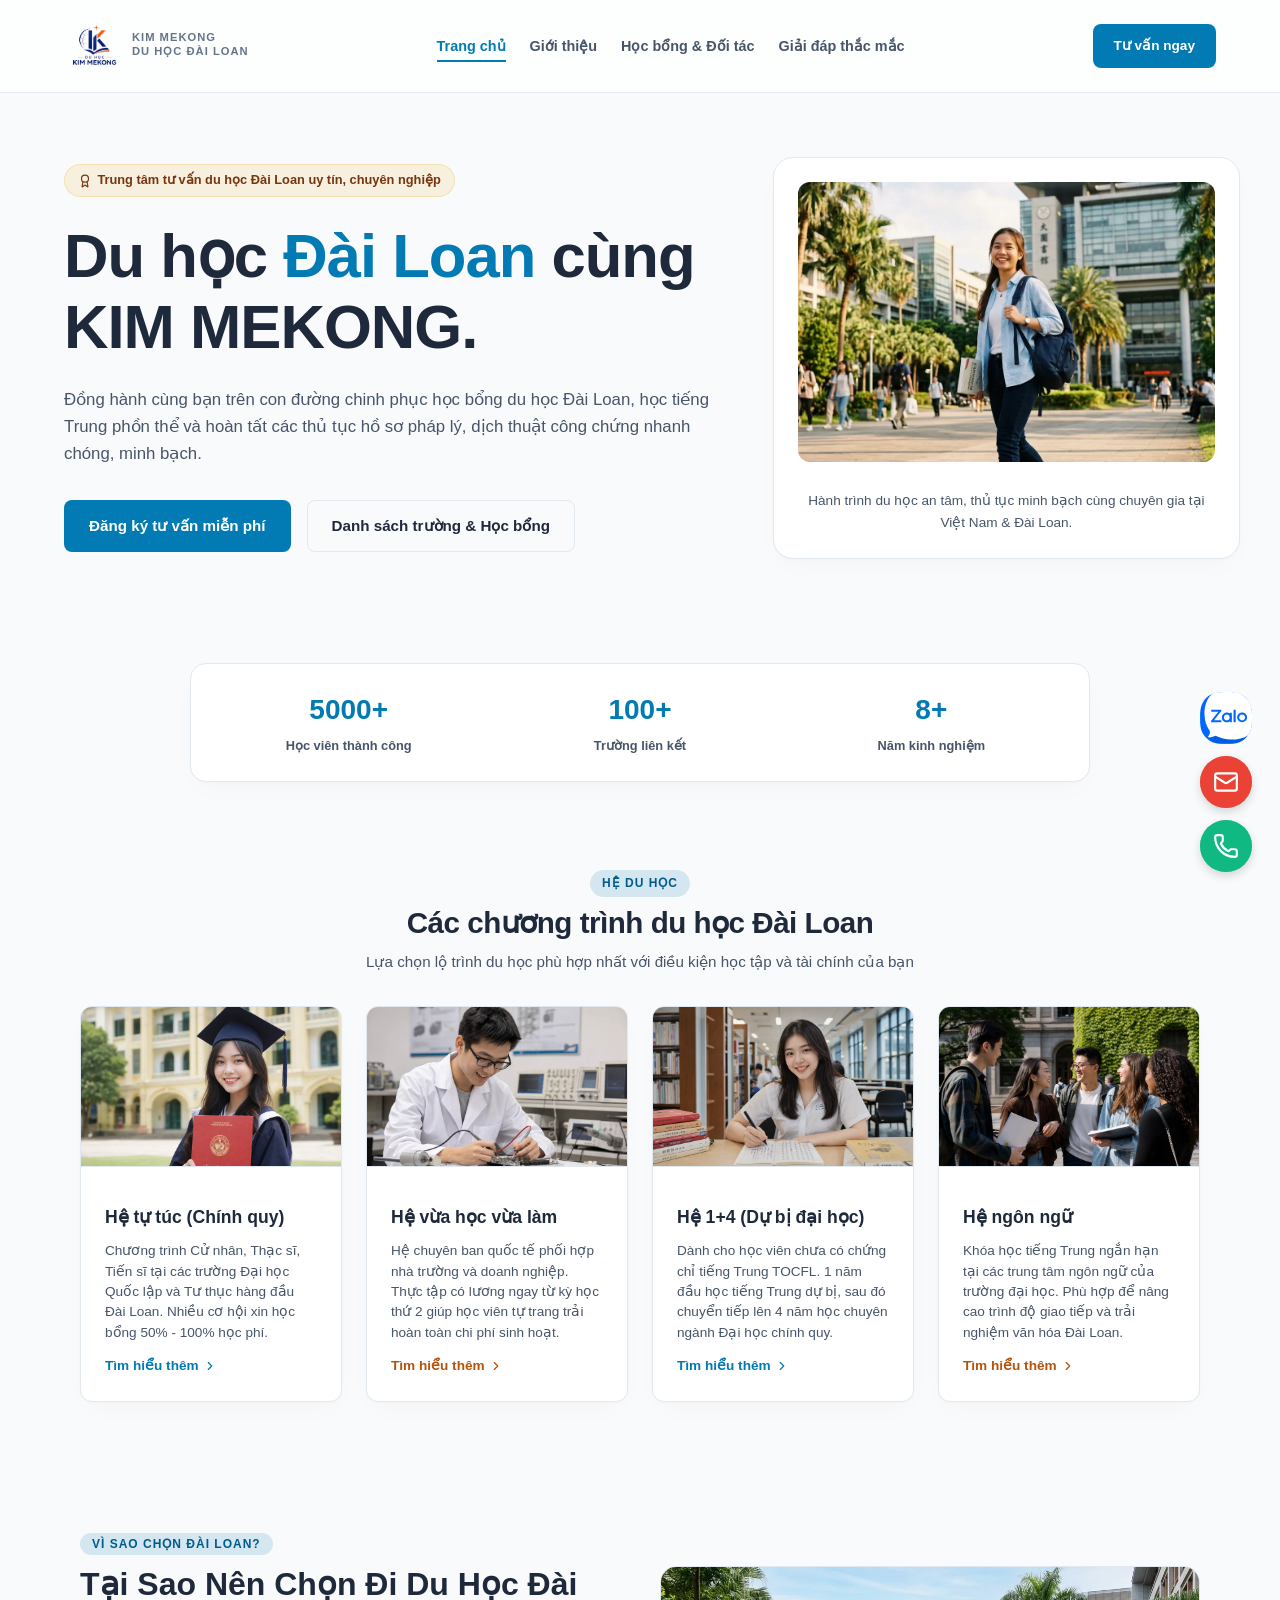
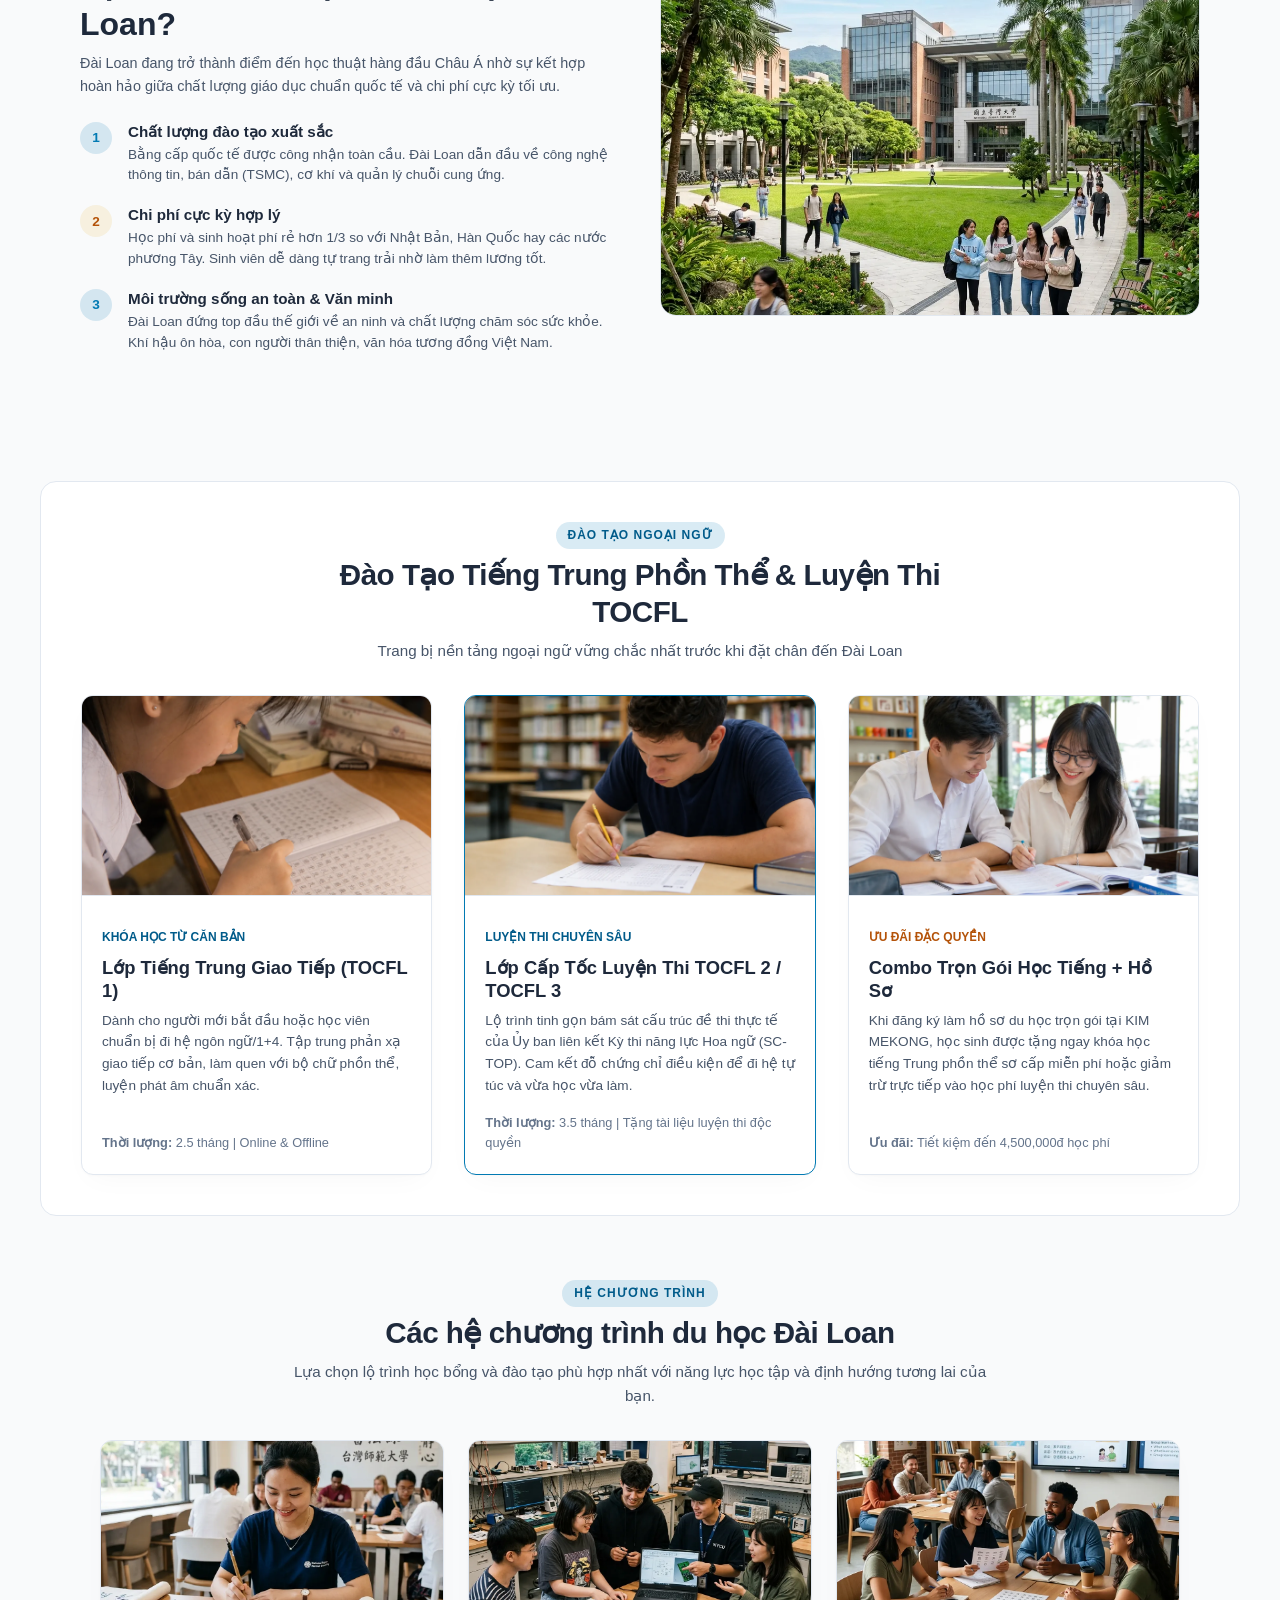
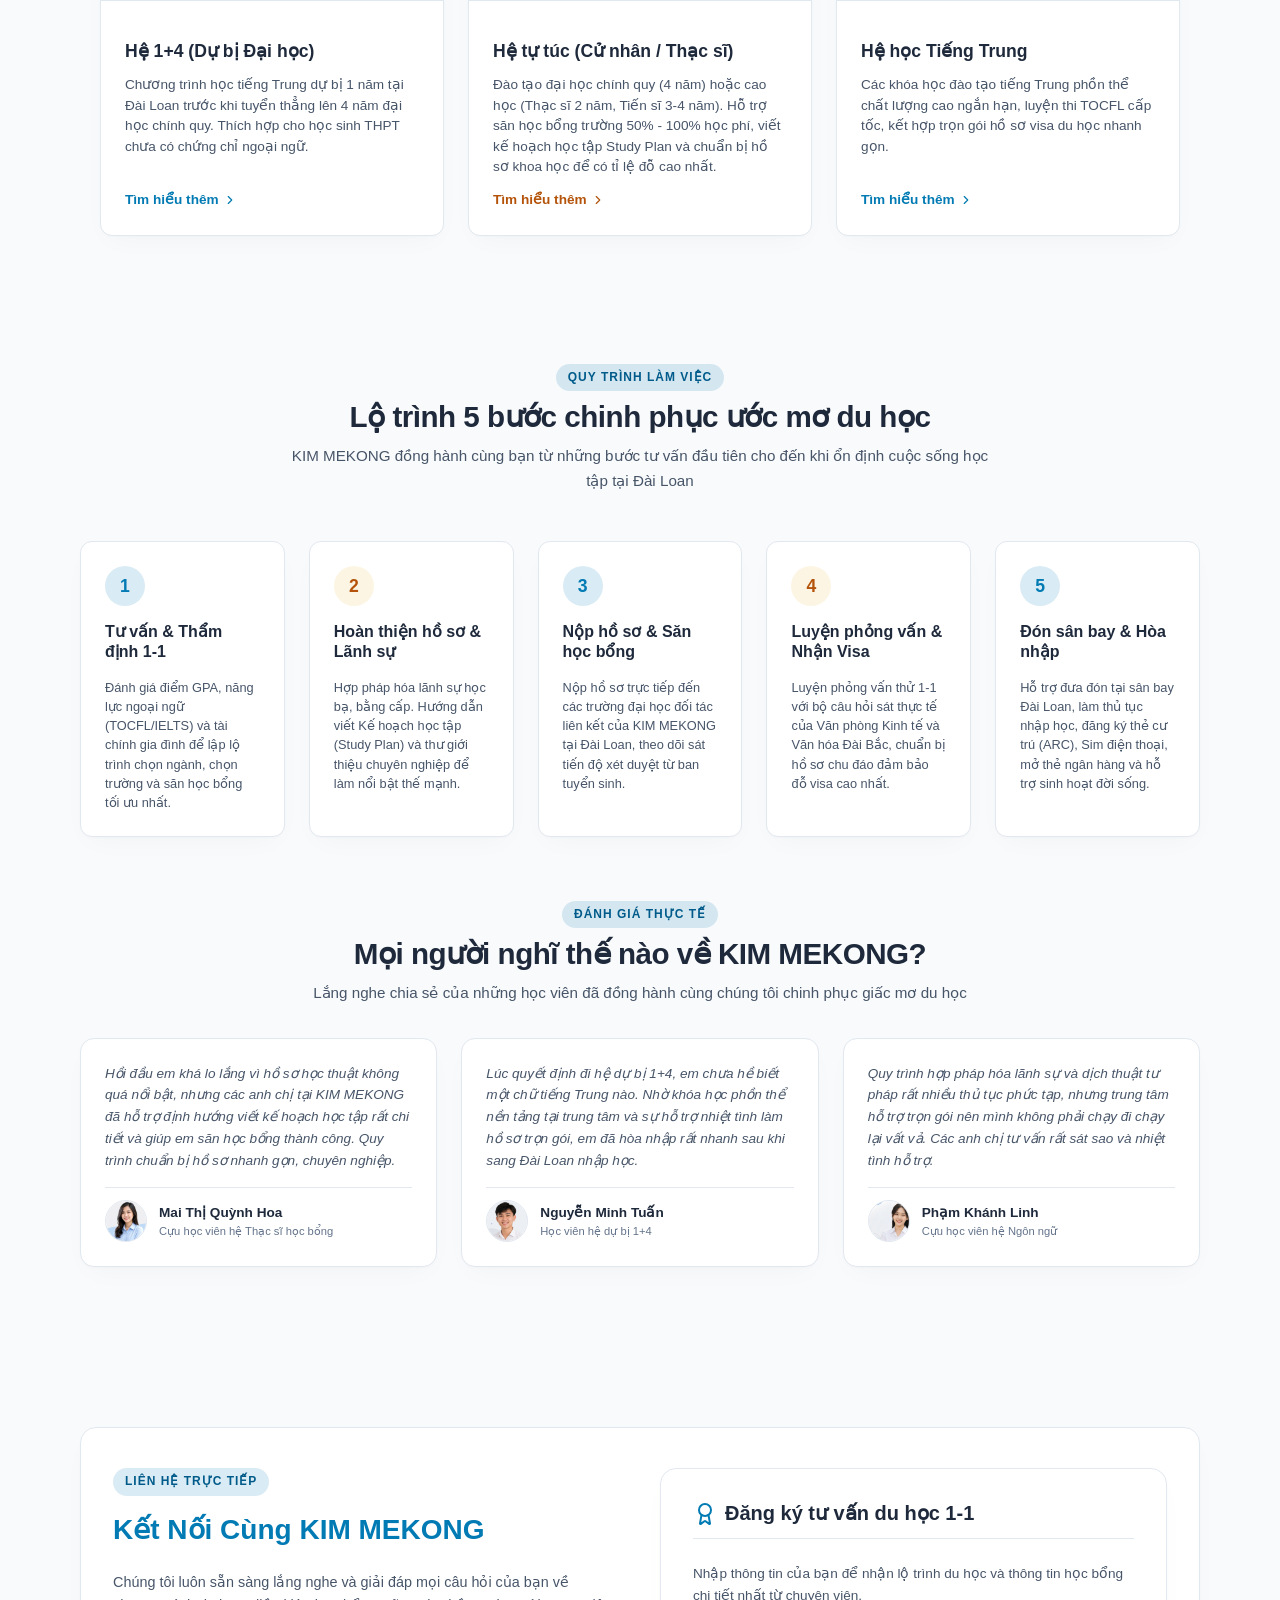
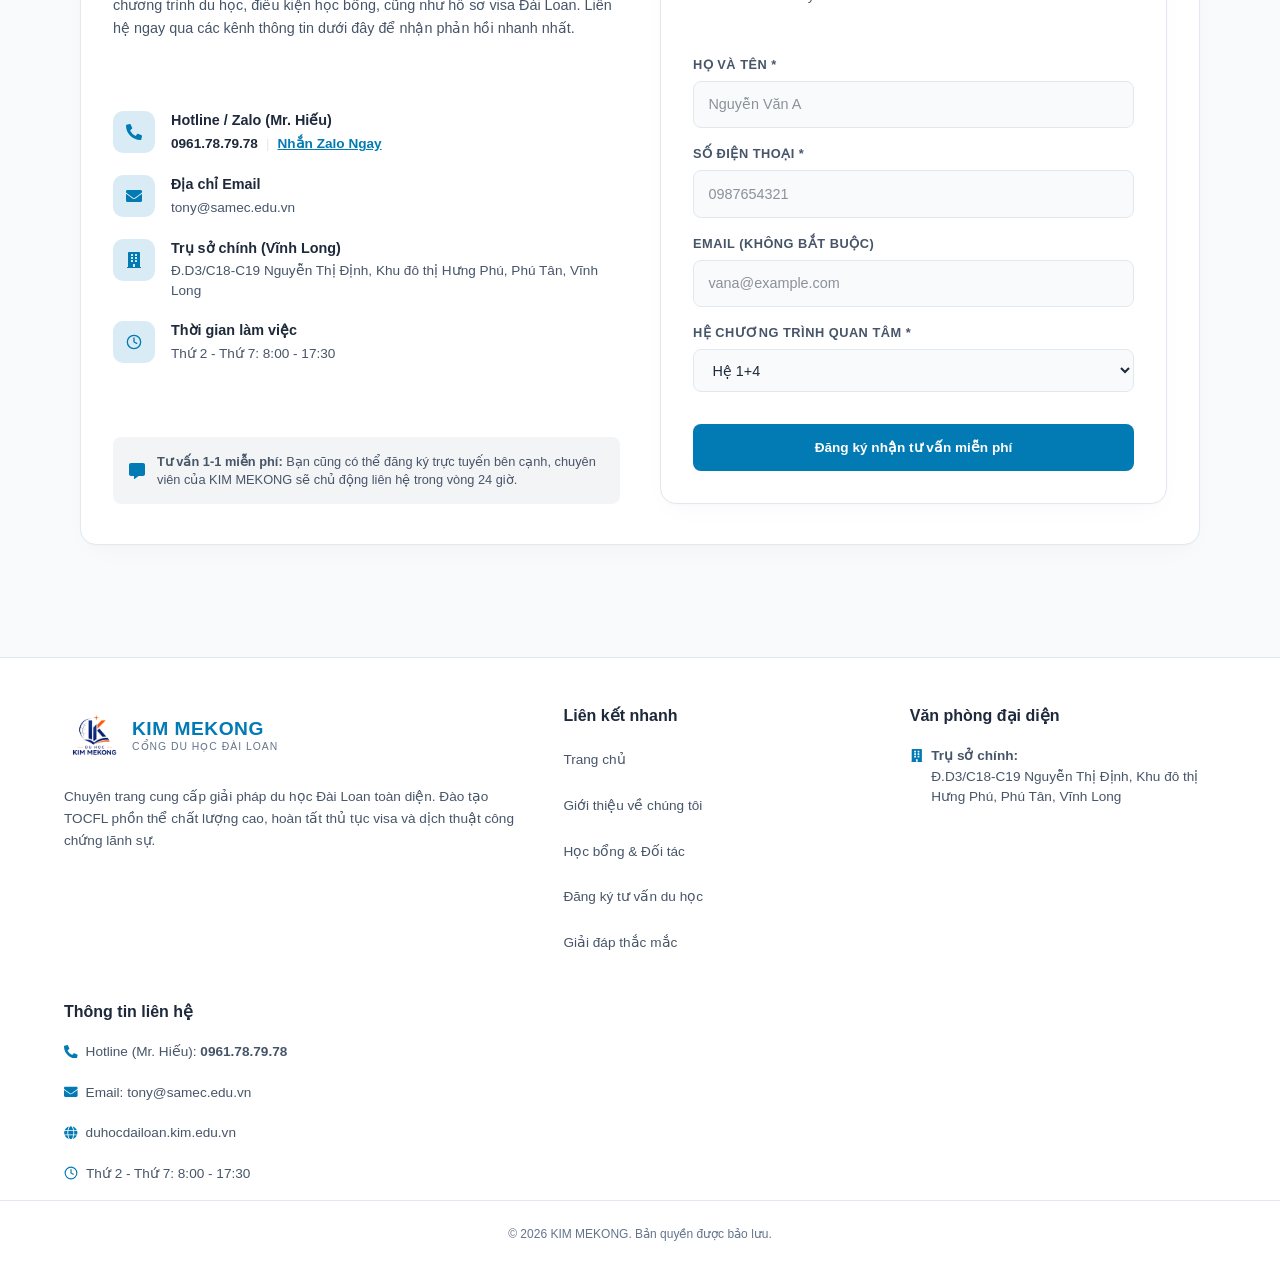
<file: index.html>
<!doctype html>
<html lang="vi">
  <head>
    <meta charset="UTF-8" />
    <meta name="viewport" content="width=device-width, initial-scale=1.0" />
    <meta name="theme-color" content="#027ab3" />
    <link rel="canonical" href="https://duhocdailoan.kim.edu.vn/" />
    <link rel="apple-touch-icon" sizes="180x180" href="/apple-touch-icon.png">
    <link rel="icon" type="image/png" sizes="32x32" href="/favicon-32x32.png">
    <link rel="icon" type="image/png" sizes="16x16" href="/favicon-16x16.png">
    <link rel="manifest" href="/site.webmanifest">
    <title>KIM MEKONG | Tư Vấn Du Học Đài Loan & Săn Học Bổng 100%</title>
    <meta name="description" content="Trung tâm tư vấn du học Đài Loan KIM MEKONG. Hỗ trợ săn học bổng toàn phần, đào tạo tiếng Trung phồn thể chất lượng cao, hợp pháp hóa lãnh sự học bạ bằng cấp uy tín." />
    <script type="application/ld+json">
    {
      "@context": "https://schema.org",
      "@type": "EducationalOrganization",
      "name": "KIM MEKONG",
      "url": "https://duhocdailoan.kim.edu.vn",
      "logo": "https://duhocdailoan.kim.edu.vn/logo.webp",
      "description": "Trung tâm tư vấn du học Đài Loan KIM MEKONG. Hỗ trợ săn học bổng toàn phần, đào tạo tiếng Trung phồn thể chất lượng cao, hợp pháp hóa lãnh sự học bạ bằng cấp uy tín.",
      "address": [
        {
          "@type": "PostalAddress",
          "streetAddress": "Đ.D3/C18-C19 Nguyễn Thị Định, Khu đô thị Hưng Phú, Phú Tân",
          "addressLocality": "TP. Vĩnh Long",
          "addressRegion": "Vĩnh Long",
          "addressCountry": "VN"
        }
      ],
      "contactPoint": {
        "@type": "ContactPoint",
        "telephone": "+84-961787978",
        "contactType": "customer service",
        "areaServed": "VN",
        "availableLanguage": "Vietnamese"
      }
    }
    </script>
    <script type="module" crossorigin src="/assets/index-BgJRZr2U.js"></script>
    <link rel="stylesheet" crossorigin href="/assets/index-5RRWegJM.css">
  </head>
  <body>
    <div id="root"></div>
  </body>
</html>
</file>
<file: assets/index-5RRWegJM.css>
/*! tailwindcss v4.3.2 | MIT License | https://tailwindcss.com */
@layer properties{@supports (((-webkit-hyphens:none)) and (not (margin-trim:inline))) or ((-moz-orient:inline) and (not (color:rgb(from red r g b)))){:root,:host{--shimmer-angle:20deg}*,:before,:after,::backdrop{--tw-rotate-x:initial;--tw-rotate-y:initial;--tw-rotate-z:initial;--tw-skew-x:initial;--tw-skew-y:initial;--tw-border-style:solid;--tw-font-weight:initial;--tw-outline-style:solid;--tw-blur:initial;--tw-brightness:initial;--tw-contrast:initial;--tw-grayscale:initial;--tw-hue-rotate:initial;--tw-invert:initial;--tw-opacity:initial;--tw-saturate:initial;--tw-sepia:initial;--tw-drop-shadow:initial;--tw-drop-shadow-color:initial;--tw-drop-shadow-alpha:100%;--tw-drop-shadow-size:initial;--tw-shadow:0 0 #0000;--tw-shadow-color:initial;--tw-shadow-alpha:100%;--tw-inset-shadow:0 0 #0000;--tw-inset-shadow-color:initial;--tw-inset-shadow-alpha:100%;--tw-ring-color:initial;--tw-ring-shadow:0 0 #0000;--tw-inset-ring-color:initial;--tw-inset-ring-shadow:0 0 #0000;--tw-ring-inset:initial;--tw-ring-offset-width:0px;--tw-ring-offset-color:#fff;--tw-ring-offset-shadow:0 0 #0000;--tw-translate-x:0;--tw-translate-y:0;--tw-translate-z:0;--tw-animation-delay:0s;--tw-animation-direction:normal;--tw-animation-duration:initial;--tw-animation-fill-mode:none;--tw-animation-iteration-count:1;--tw-enter-blur:0;--tw-enter-opacity:1;--tw-enter-rotate:0;--tw-enter-scale:1;--tw-enter-translate-x:0;--tw-enter-translate-y:0;--tw-exit-blur:0;--tw-exit-opacity:1;--tw-exit-rotate:0;--tw-exit-scale:1;--tw-exit-translate-x:0;--tw-exit-translate-y:0;--scroll-fade-t:0px;--scroll-fade-b:0px;--scroll-fade-s:0px;--scroll-fade-e:0px;--scroll-fade-mask:initial;--shimmer-image:initial;--shimmer-text-fill:initial}}}@layer theme{:root,:host{--font-sans:Arial, sans-serif;--font-mono:ui-monospace, SFMono-Regular, Menlo, Monaco, Consolas, "Liberation Mono", "Courier New", monospace;--spacing:.25rem;--text-xs:.75rem;--text-xs--line-height:calc(1 / .75);--text-sm:.875rem;--text-sm--line-height:calc(1.25 / .875);--font-weight-medium:500;--default-transition-duration:.15s;--default-transition-timing-function:cubic-bezier(.4, 0, .2, 1);--default-font-family:Arial, sans-serif;--default-mono-font-family:var(--font-mono);--font-heading:var(--font-sans)}}@layer base{*,:after,:before,::backdrop{box-sizing:border-box;border:0 solid;margin:0;padding:0}::file-selector-button{box-sizing:border-box;border:0 solid;margin:0;padding:0}html,:host{-webkit-text-size-adjust:100%;tab-size:4;line-height:1.5;font-family:var(--default-font-family,ui-sans-serif, system-ui, sans-serif, "Apple Color Emoji", "Segoe UI Emoji", "Segoe UI Symbol", "Noto Color Emoji");font-feature-settings:var(--default-font-feature-settings,normal);font-variation-settings:var(--default-font-variation-settings,normal);-webkit-tap-highlight-color:transparent}hr{height:0;color:inherit;border-top-width:1px}abbr:where([title]){-webkit-text-decoration:underline dotted;text-decoration:underline dotted}h1,h2,h3,h4,h5,h6{font-size:inherit;font-weight:inherit}a{color:inherit;-webkit-text-decoration:inherit;-webkit-text-decoration:inherit;-webkit-text-decoration:inherit;-webkit-text-decoration:inherit;text-decoration:inherit}b,strong{font-weight:bolder}code,kbd,samp,pre{font-family:var(--default-mono-font-family,ui-monospace, SFMono-Regular, Menlo, Monaco, Consolas, "Liberation Mono", "Courier New", monospace);font-feature-settings:var(--default-mono-font-feature-settings,normal);font-variation-settings:var(--default-mono-font-variation-settings,normal);font-size:1em}small{font-size:80%}sub,sup{vertical-align:baseline;font-size:75%;line-height:0;position:relative}sub{bottom:-.25em}sup{top:-.5em}table{text-indent:0;border-color:inherit;border-collapse:collapse}:-moz-focusring{outline:auto}progress{vertical-align:baseline}summary{display:list-item}ol,ul,menu{list-style:none}img,svg,video,canvas,audio,iframe,embed,object{vertical-align:middle;display:block}img,video{max-width:100%;height:auto}button,input,select,optgroup,textarea{font:inherit;font-feature-settings:inherit;font-variation-settings:inherit;letter-spacing:inherit;color:inherit;opacity:1;background-color:#0000;border-radius:0}::file-selector-button{font:inherit;font-feature-settings:inherit;font-variation-settings:inherit;letter-spacing:inherit;color:inherit;opacity:1;background-color:#0000;border-radius:0}:where(select:is([multiple],[size])) optgroup{font-weight:bolder}:where(select:is([multiple],[size])) optgroup option{padding-inline-start:20px}::file-selector-button{margin-inline-end:4px}::placeholder{opacity:1}@supports (not ((-webkit-appearance:-apple-pay-button))) or (contain-intrinsic-size:1px){::placeholder{color:currentColor}@supports (color:color-mix(in lab, red, red)){::placeholder{color:color-mix(in oklab, currentcolor 50%, transparent)}}}textarea{resize:vertical}::-webkit-search-decoration{-webkit-appearance:none}::-webkit-date-and-time-value{min-height:1lh;text-align:inherit}::-webkit-datetime-edit{display:inline-flex}::-webkit-datetime-edit-fields-wrapper{padding:0}::-webkit-datetime-edit{padding-block:0}::-webkit-datetime-edit-year-field{padding-block:0}::-webkit-datetime-edit-month-field{padding-block:0}::-webkit-datetime-edit-day-field{padding-block:0}::-webkit-datetime-edit-hour-field{padding-block:0}::-webkit-datetime-edit-minute-field{padding-block:0}::-webkit-datetime-edit-second-field{padding-block:0}::-webkit-datetime-edit-millisecond-field{padding-block:0}::-webkit-datetime-edit-meridiem-field{padding-block:0}::-webkit-calendar-picker-indicator{line-height:1}:-moz-ui-invalid{box-shadow:none}button,input:where([type=button],[type=reset],[type=submit]){appearance:button}::file-selector-button{appearance:button}::-webkit-inner-spin-button{height:auto}::-webkit-outer-spin-button{height:auto}[hidden]:where(:not([hidden=until-found])){display:none!important}*{border-color:var(--border);outline-color:var(--ring)}@supports (color:color-mix(in lab, red, red)){*{outline-color:color-mix(in oklab, var(--ring) 50%, transparent)}}body{background-color:var(--background);color:var(--foreground)}html{font-family:Arial,sans-serif}}@layer components;@layer utilities{.collapse{visibility:collapse}.relative{position:relative}.static{position:static}.container{width:100%}@media (width>=40rem){.container{max-width:40rem}}@media (width>=48rem){.container{max-width:48rem}}@media (width>=64rem){.container{max-width:64rem}}@media (width>=80rem){.container{max-width:80rem}}@media (width>=96rem){.container{max-width:96rem}}.block{display:block}.contents{display:contents}.flex{display:flex}.grid{display:grid}.hidden{display:none}.inline{display:inline}.inline-flex{display:inline-flex}.size-6{width:calc(var(--spacing) * 6);height:calc(var(--spacing) * 6)}.size-7{width:calc(var(--spacing) * 7);height:calc(var(--spacing) * 7)}.size-8{width:calc(var(--spacing) * 8);height:calc(var(--spacing) * 8)}.size-9{width:calc(var(--spacing) * 9);height:calc(var(--spacing) * 9)}.h-6{height:calc(var(--spacing) * 6)}.h-7{height:calc(var(--spacing) * 7)}.h-8{height:calc(var(--spacing) * 8)}.h-9{height:calc(var(--spacing) * 9)}.shrink-0{flex-shrink:0}.border-collapse{border-collapse:collapse}.transform{transform:var(--tw-rotate-x,) var(--tw-rotate-y,) var(--tw-rotate-z,) var(--tw-skew-x,) var(--tw-skew-y,)}.items-center{align-items:center}.justify-center{justify-content:center}.gap-1{gap:var(--spacing)}.gap-1\.5{gap:calc(var(--spacing) * 1.5)}.rounded-2xl{border-radius:calc(var(--radius) * 1.8)}.border{border-style:var(--tw-border-style);border-width:1px}.border-border{border-color:var(--border)}.border-transparent{border-color:#0000}.bg-background{background-color:var(--background)}.bg-destructive\/10{background-color:var(--destructive)}@supports (color:color-mix(in lab, red, red)){.bg-destructive\/10{background-color:color-mix(in oklab, var(--destructive) 10%, transparent)}}.bg-primary{background-color:var(--primary)}.bg-secondary{background-color:var(--secondary)}.bg-clip-padding{background-clip:padding-box}.px-2\.5{padding-inline:calc(var(--spacing) * 2.5)}.px-3{padding-inline:calc(var(--spacing) * 3)}.px-4{padding-inline:calc(var(--spacing) * 4)}.text-sm{font-size:var(--text-sm);line-height:var(--tw-leading,var(--text-sm--line-height))}.text-xs{font-size:var(--text-xs);line-height:var(--tw-leading,var(--text-xs--line-height))}.font-medium{--tw-font-weight:var(--font-weight-medium);font-weight:var(--font-weight-medium)}.whitespace-nowrap{white-space:nowrap}.text-destructive{color:var(--destructive)}.text-primary{color:var(--primary)}.text-primary-foreground{color:var(--primary-foreground)}.text-secondary-foreground{color:var(--secondary-foreground)}.uppercase{text-transform:uppercase}.underline{text-decoration-line:underline}.underline-offset-4{text-underline-offset:4px}.outline{outline-style:var(--tw-outline-style);outline-width:1px}.filter{filter:var(--tw-blur,) var(--tw-brightness,) var(--tw-contrast,) var(--tw-grayscale,) var(--tw-hue-rotate,) var(--tw-invert,) var(--tw-saturate,) var(--tw-sepia,) var(--tw-drop-shadow,)}.transition-all{transition-property:all;transition-timing-function:var(--tw-ease,var(--default-transition-timing-function));transition-duration:var(--tw-duration,var(--default-transition-duration))}.outline-none{--tw-outline-style:none;outline-style:none}.select-none{-webkit-user-select:none;user-select:none}@media (hover:hover){.hover\:bg-\[color-mix\(in_oklch\,var\(--secondary\)\,var\(--foreground\)_5\%\)\]:hover{background-color:var(--secondary)}@supports (color:color-mix(in lab, red, red)){.hover\:bg-\[color-mix\(in_oklch\,var\(--secondary\)\,var\(--foreground\)_5\%\)\]:hover{background-color:color-mix(in oklch,var(--secondary),var(--foreground) 5%)}}.hover\:bg-destructive\/20:hover{background-color:var(--destructive)}@supports (color:color-mix(in lab, red, red)){.hover\:bg-destructive\/20:hover{background-color:color-mix(in oklab, var(--destructive) 20%, transparent)}}.hover\:bg-muted:hover{background-color:var(--muted)}.hover\:bg-primary\/80:hover{background-color:var(--primary)}@supports (color:color-mix(in lab, red, red)){.hover\:bg-primary\/80:hover{background-color:color-mix(in oklab, var(--primary) 80%, transparent)}}.hover\:text-foreground:hover{color:var(--foreground)}.hover\:underline:hover{text-decoration-line:underline}}.focus-visible\:border-destructive\/40:focus-visible{border-color:var(--destructive)}@supports (color:color-mix(in lab, red, red)){.focus-visible\:border-destructive\/40:focus-visible{border-color:color-mix(in oklab, var(--destructive) 40%, transparent)}}.focus-visible\:border-ring:focus-visible{border-color:var(--ring)}.focus-visible\:ring-3:focus-visible{--tw-ring-shadow:var(--tw-ring-inset,) 0 0 0 calc(3px + var(--tw-ring-offset-width)) var(--tw-ring-color,currentcolor);box-shadow:var(--tw-inset-shadow), var(--tw-inset-ring-shadow), var(--tw-ring-offset-shadow), var(--tw-ring-shadow), var(--tw-shadow)}.focus-visible\:ring-destructive\/20:focus-visible{--tw-ring-color:var(--destructive)}@supports (color:color-mix(in lab, red, red)){.focus-visible\:ring-destructive\/20:focus-visible{--tw-ring-color:color-mix(in oklab, var(--destructive) 20%, transparent)}}.focus-visible\:ring-ring\/30:focus-visible{--tw-ring-color:var(--ring)}@supports (color:color-mix(in lab, red, red)){.focus-visible\:ring-ring\/30:focus-visible{--tw-ring-color:color-mix(in oklab, var(--ring) 30%, transparent)}}.active\:not-aria-\[haspopup\]\:translate-y-px:active:not([aria-haspopup]){--tw-translate-y:1px;translate:var(--tw-translate-x) var(--tw-translate-y)}.disabled\:pointer-events-none:disabled{pointer-events:none}.disabled\:opacity-50:disabled{opacity:.5}.has-data-\[icon\=inline-end\]\:pr-2:has([data-icon=inline-end]){padding-right:calc(var(--spacing) * 2)}.has-data-\[icon\=inline-end\]\:pr-2\.5:has([data-icon=inline-end]){padding-right:calc(var(--spacing) * 2.5)}.has-data-\[icon\=inline-end\]\:pr-3:has([data-icon=inline-end]){padding-right:calc(var(--spacing) * 3)}.has-data-\[icon\=inline-start\]\:pl-2:has([data-icon=inline-start]){padding-left:calc(var(--spacing) * 2)}.has-data-\[icon\=inline-start\]\:pl-2\.5:has([data-icon=inline-start]){padding-left:calc(var(--spacing) * 2.5)}.has-data-\[icon\=inline-start\]\:pl-3:has([data-icon=inline-start]){padding-left:calc(var(--spacing) * 3)}.aria-expanded\:bg-muted[aria-expanded=true]{background-color:var(--muted)}.aria-expanded\:bg-secondary[aria-expanded=true]{background-color:var(--secondary)}.aria-expanded\:text-foreground[aria-expanded=true]{color:var(--foreground)}.aria-expanded\:text-secondary-foreground[aria-expanded=true]{color:var(--secondary-foreground)}.aria-invalid\:border-destructive[aria-invalid=true]{border-color:var(--destructive)}.aria-invalid\:ring-3[aria-invalid=true]{--tw-ring-shadow:var(--tw-ring-inset,) 0 0 0 calc(3px + var(--tw-ring-offset-width)) var(--tw-ring-color,currentcolor);box-shadow:var(--tw-inset-shadow), var(--tw-inset-ring-shadow), var(--tw-ring-offset-shadow), var(--tw-ring-shadow), var(--tw-shadow)}.aria-invalid\:ring-destructive\/20[aria-invalid=true]{--tw-ring-color:var(--destructive)}@supports (color:color-mix(in lab, red, red)){.aria-invalid\:ring-destructive\/20[aria-invalid=true]{--tw-ring-color:color-mix(in oklab, var(--destructive) 20%, transparent)}}.dark\:bg-destructive\/20:is(.dark *){background-color:var(--destructive)}@supports (color:color-mix(in lab, red, red)){.dark\:bg-destructive\/20:is(.dark *){background-color:color-mix(in oklab, var(--destructive) 20%, transparent)}}.dark\:bg-transparent:is(.dark *){background-color:#0000}@media (hover:hover){.dark\:hover\:bg-destructive\/30:is(.dark *):hover{background-color:var(--destructive)}@supports (color:color-mix(in lab, red, red)){.dark\:hover\:bg-destructive\/30:is(.dark *):hover{background-color:color-mix(in oklab, var(--destructive) 30%, transparent)}}.dark\:hover\:bg-input\/30:is(.dark *):hover{background-color:var(--input)}@supports (color:color-mix(in lab, red, red)){.dark\:hover\:bg-input\/30:is(.dark *):hover{background-color:color-mix(in oklab, var(--input) 30%, transparent)}}.dark\:hover\:bg-muted\/50:is(.dark *):hover{background-color:var(--muted)}@supports (color:color-mix(in lab, red, red)){.dark\:hover\:bg-muted\/50:is(.dark *):hover{background-color:color-mix(in oklab, var(--muted) 50%, transparent)}}}.dark\:focus-visible\:ring-destructive\/40:is(.dark *):focus-visible{--tw-ring-color:var(--destructive)}@supports (color:color-mix(in lab, red, red)){.dark\:focus-visible\:ring-destructive\/40:is(.dark *):focus-visible{--tw-ring-color:color-mix(in oklab, var(--destructive) 40%, transparent)}}.dark\:aria-invalid\:border-destructive\/50:is(.dark *)[aria-invalid=true]{border-color:var(--destructive)}@supports (color:color-mix(in lab, red, red)){.dark\:aria-invalid\:border-destructive\/50:is(.dark *)[aria-invalid=true]{border-color:color-mix(in oklab, var(--destructive) 50%, transparent)}}.dark\:aria-invalid\:ring-destructive\/40:is(.dark *)[aria-invalid=true]{--tw-ring-color:var(--destructive)}@supports (color:color-mix(in lab, red, red)){.dark\:aria-invalid\:ring-destructive\/40:is(.dark *)[aria-invalid=true]{--tw-ring-color:color-mix(in oklab, var(--destructive) 40%, transparent)}}.\[\&_svg\]\:pointer-events-none svg{pointer-events:none}.\[\&_svg\]\:shrink-0 svg{flex-shrink:0}.\[\&_svg\:not\(\[class\*\=\'size-\'\]\)\]\:size-3 svg:not([class*=size-]){width:calc(var(--spacing) * 3);height:calc(var(--spacing) * 3)}.\[\&_svg\:not\(\[class\*\=\'size-\'\]\)\]\:size-4 svg:not([class*=size-]){width:calc(var(--spacing) * 4);height:calc(var(--spacing) * 4)}}@property --tw-animation-delay{syntax:"*";inherits:false;initial-value:0s}@property --tw-animation-direction{syntax:"*";inherits:false;initial-value:normal}@property --tw-animation-duration{syntax:"*";inherits:false}@property --tw-animation-fill-mode{syntax:"*";inherits:false;initial-value:none}@property --tw-animation-iteration-count{syntax:"*";inherits:false;initial-value:1}@property --tw-enter-blur{syntax:"*";inherits:false;initial-value:0}@property --tw-enter-opacity{syntax:"*";inherits:false;initial-value:1}@property --tw-enter-rotate{syntax:"*";inherits:false;initial-value:0}@property --tw-enter-scale{syntax:"*";inherits:false;initial-value:1}@property --tw-enter-translate-x{syntax:"*";inherits:false;initial-value:0}@property --tw-enter-translate-y{syntax:"*";inherits:false;initial-value:0}@property --tw-exit-blur{syntax:"*";inherits:false;initial-value:0}@property --tw-exit-opacity{syntax:"*";inherits:false;initial-value:1}@property --tw-exit-rotate{syntax:"*";inherits:false;initial-value:0}@property --tw-exit-scale{syntax:"*";inherits:false;initial-value:1}@property --tw-exit-translate-x{syntax:"*";inherits:false;initial-value:0}@property --tw-exit-translate-y{syntax:"*";inherits:false;initial-value:0}@property --scroll-fade-t{syntax:"<length-percentage>";inherits:false;initial-value:0}@property --scroll-fade-b{syntax:"<length-percentage>";inherits:false;initial-value:0}@property --scroll-fade-s{syntax:"<length-percentage>";inherits:false;initial-value:0}@property --scroll-fade-e{syntax:"<length-percentage>";inherits:false;initial-value:0}@property --scroll-fade-mask{syntax:"*";inherits:false}@property --shimmer-angle{syntax:"<angle>";inherits:true;initial-value:20deg}@property --shimmer-image{syntax:"*";inherits:false}@property --shimmer-text-fill{syntax:"*";inherits:false}@media (prefers-reduced-motion:reduce){.shimmer{-webkit-text-fill-color:currentColor;background-image:none;animation:none}}*,:before,:after{font-family:Arial,sans-serif!important}:root{--font-heading:Arial, sans-serif;--font-sans:Arial, sans-serif;--bg-primary:#f9fafb;--bg-secondary:#fff;--bg-tertiary:#f3f4f6;--text-primary:#1e293b;--text-secondary:#475569;--text-muted:#64748b;--accent-color:#027ab3;--accent-color-text:#005b8a;--accent-glow:#027ab326;--secondary-color:#eab942;--secondary-color-text:#b45309;--secondary-glow:#eab94226;--border-color:#e2e8f0;--glass-bg:#ffffffb3;--glass-border:#ffffff80;--card-shadow:0 10px 30px -10px #0000000a, 0 1px 3px #00000005;--glow-shadow:0 0 20px #027ab333;font-family:var(--font-sans);color:var(--text-primary);background-color:var(--bg-primary);box-sizing:border-box;-webkit-font-smoothing:antialiased;-moz-osx-font-smoothing:grayscale;--background:oklch(100% 0 0);--foreground:oklch(14.5% 0 0);--card:oklch(100% 0 0);--card-foreground:oklch(14.5% 0 0);--popover:oklch(100% 0 0);--popover-foreground:oklch(14.5% 0 0);--primary:oklch(20.5% 0 0);--primary-foreground:oklch(98.5% 0 0);--secondary:oklch(97% 0 0);--secondary-foreground:oklch(20.5% 0 0);--muted:oklch(97% 0 0);--muted-foreground:oklch(55.6% 0 0);--accent:oklch(97% 0 0);--accent-foreground:oklch(20.5% 0 0);--destructive:oklch(57.7% .245 27.325);--border:oklch(92.2% 0 0);--input:oklch(92.2% 0 0);--ring:oklch(70.8% 0 0);--chart-1:oklch(87% 0 0);--chart-2:oklch(55.6% 0 0);--chart-3:oklch(43.9% 0 0);--chart-4:oklch(37.1% 0 0);--chart-5:oklch(26.9% 0 0);--radius:.625rem;--sidebar:oklch(98.5% 0 0);--sidebar-foreground:oklch(14.5% 0 0);--sidebar-primary:oklch(20.5% 0 0);--sidebar-primary-foreground:oklch(98.5% 0 0);--sidebar-accent:oklch(97% 0 0);--sidebar-accent-foreground:oklch(20.5% 0 0);--sidebar-border:oklch(92.2% 0 0);--sidebar-ring:oklch(70.8% 0 0);margin:0;padding:0;font-size:16px;line-height:1.6}*{box-sizing:border-box;margin:0;padding:0}body{background-color:var(--bg-primary);color:var(--text-primary);min-height:100vh;transition:background-color .3s,color .3s;overflow-x:hidden}#root{flex-direction:column;min-height:100vh;display:flex}h1,h2,h3,h4,h5,h6{font-family:var(--font-heading);color:var(--text-primary);font-weight:700;line-height:1.25}a{color:var(--accent-color);text-decoration:none;transition:color .2s}a:hover{filter:brightness(1.2)}button{font-family:var(--font-sans);cursor:pointer}::-webkit-scrollbar{width:8px}::-webkit-scrollbar-track{background:var(--bg-primary)}::-webkit-scrollbar-thumb{background:var(--border-color);border-radius:999px}::-webkit-scrollbar-thumb:hover{background:var(--text-muted)}@property --tw-rotate-x{syntax:"*";inherits:false}@property --tw-rotate-y{syntax:"*";inherits:false}@property --tw-rotate-z{syntax:"*";inherits:false}@property --tw-skew-x{syntax:"*";inherits:false}@property --tw-skew-y{syntax:"*";inherits:false}@property --tw-border-style{syntax:"*";inherits:false;initial-value:solid}@property --tw-font-weight{syntax:"*";inherits:false}@property --tw-outline-style{syntax:"*";inherits:false;initial-value:solid}@property --tw-blur{syntax:"*";inherits:false}@property --tw-brightness{syntax:"*";inherits:false}@property --tw-contrast{syntax:"*";inherits:false}@property --tw-grayscale{syntax:"*";inherits:false}@property --tw-hue-rotate{syntax:"*";inherits:false}@property --tw-invert{syntax:"*";inherits:false}@property --tw-opacity{syntax:"*";inherits:false}@property --tw-saturate{syntax:"*";inherits:false}@property --tw-sepia{syntax:"*";inherits:false}@property --tw-drop-shadow{syntax:"*";inherits:false}@property --tw-drop-shadow-color{syntax:"*";inherits:false}@property --tw-drop-shadow-alpha{syntax:"<percentage>";inherits:false;initial-value:100%}@property --tw-drop-shadow-size{syntax:"*";inherits:false}@property --tw-shadow{syntax:"*";inherits:false;initial-value:0 0 #0000}@property --tw-shadow-color{syntax:"*";inherits:false}@property --tw-shadow-alpha{syntax:"<percentage>";inherits:false;initial-value:100%}@property --tw-inset-shadow{syntax:"*";inherits:false;initial-value:0 0 #0000}@property --tw-inset-shadow-color{syntax:"*";inherits:false}@property --tw-inset-shadow-alpha{syntax:"<percentage>";inherits:false;initial-value:100%}@property --tw-ring-color{syntax:"*";inherits:false}@property --tw-ring-shadow{syntax:"*";inherits:false;initial-value:0 0 #0000}@property --tw-inset-ring-color{syntax:"*";inherits:false}@property --tw-inset-ring-shadow{syntax:"*";inherits:false;initial-value:0 0 #0000}@property --tw-ring-inset{syntax:"*";inherits:false}@property --tw-ring-offset-width{syntax:"<length>";inherits:false;initial-value:0}@property --tw-ring-offset-color{syntax:"*";inherits:false;initial-value:#fff}@property --tw-ring-offset-shadow{syntax:"*";inherits:false;initial-value:0 0 #0000}@property --tw-translate-x{syntax:"*";inherits:false;initial-value:0}@property --tw-translate-y{syntax:"*";inherits:false;initial-value:0}@property --tw-translate-z{syntax:"*";inherits:false;initial-value:0}.app-layout{flex-direction:column;width:100%;min-height:100vh;display:flex}.app-header{background:var(--glass-bg);border-bottom:1px solid var(--border-color);z-index:100;-webkit-backdrop-filter:blur(10px);width:100%;position:sticky;top:0}.header-container{justify-content:space-between;align-items:center;width:100%;max-width:1200px;margin:0 auto;padding:1rem 1.5rem;display:flex}.app-main{box-sizing:border-box;flex-direction:column;flex-grow:1;gap:4rem;width:100%;padding:3rem 0;display:flex}.content-container{box-sizing:border-box;width:100%;max-width:1200px;margin:0 auto;padding:0 2.5rem}@media (width<=768px){.content-container{padding:0 1.25rem}}.logo-section{cursor:pointer;align-items:center;gap:.5rem;display:flex}.logo-icon{color:var(--accent-color);font-size:1.8rem}.logo-img{object-fit:contain;width:auto;height:60px}.logo-brand-title{letter-spacing:.5px;color:var(--accent-color);font-size:2.1rem;font-weight:700;line-height:1.1;display:block}.logo-title span{letter-spacing:1px;text-transform:uppercase;color:var(--text-muted);font-size:.7rem;font-weight:600;display:block}.nav-menu{align-items:center;gap:1.5rem;list-style:none;display:none}@media (width>=900px){.nav-menu{display:flex}}.nav-link{color:var(--text-secondary);padding:.25rem 0;font-size:.9rem;font-weight:600;transition:color .2s;position:relative}.nav-link:hover,.nav-link.active{color:var(--accent-color)}.nav-link.active:after{content:"";background-color:var(--accent-color);width:100%;height:2px;position:absolute;bottom:-4px;left:0}.hamburger-btn{border:1px solid var(--border-color);cursor:pointer;background:0 0;border-radius:8px;flex-direction:column;flex-shrink:0;justify-content:center;align-items:center;gap:5px;width:38px;height:38px;padding:6px;display:none}.hamburger-btn span{background-color:var(--text-primary);transform-origin:50%;border-radius:2px;width:100%;height:2px;transition:all .25s;display:block}.hamburger-btn.open span:first-child{transform:translateY(7px)rotate(45deg)}.hamburger-btn.open span:nth-child(2){opacity:0;transform:scaleX(0)}.hamburger-btn.open span:nth-child(3){transform:translateY(-7px)rotate(-45deg)}.mobile-nav{z-index:99;width:100%;height:100%;display:none;position:fixed;top:0;left:0}.mobile-nav-overlay{-webkit-backdrop-filter:blur(2px);backdrop-filter:blur(2px);background:#00000073;position:absolute;inset:0}.mobile-nav-drawer{background:var(--bg-primary);border-left:1px solid var(--border-color);flex-direction:column;gap:.5rem;width:min(80vw,300px);height:100%;padding:1.5rem;transition:transform .3s cubic-bezier(.4,0,.2,1);display:flex;position:absolute;top:0;right:0;overflow-y:auto;transform:translate(100%)}.mobile-nav.open{display:block}.mobile-nav.open .mobile-nav-drawer{transform:translate(0)}.mobile-nav-header{border-bottom:1px solid var(--border-color);justify-content:space-between;align-items:center;margin-bottom:1.5rem;padding-bottom:1rem;display:flex}.mobile-nav-close{cursor:pointer;color:var(--text-secondary);background:0 0;border:none;padding:.25rem;font-size:1.5rem;line-height:1}.mobile-nav-link{color:var(--text-primary);border-radius:8px;padding:.85rem 1rem;font-size:1rem;font-weight:600;text-decoration:none;transition:background .15s,color .15s;display:block}.mobile-nav-link:hover,.mobile-nav-link.active{background:var(--accent-glow);color:var(--accent-color)}.mobile-nav-cta{margin-top:1rem}@media (width<=899px){.hamburger-btn{display:flex}.header-desktop-cta{display:none}}.hero-section{grid-template-columns:1fr;align-items:center;gap:2rem;padding:1rem 0;display:grid}@media (width<=899px){.hero-section{padding:1rem 0}.hero-content{padding:0 1.25rem}}@media (width>=900px){.hero-section{grid-template-columns:1.2fr .8fr}.hero-content{padding-left:1.5rem}}.hero-content{flex-direction:column;gap:1.5rem;display:flex}.hero-tag{background-color:var(--secondary-glow);color:#78350f;border:1px solid #eab9424d;border-radius:999px;align-self:flex-start;align-items:center;gap:.35rem;padding:.35rem .8rem;font-size:.8rem;font-weight:700;display:inline-flex}.hero-content h1{letter-spacing:-1px;color:var(--text-primary);font-size:2.85rem;line-height:1.15}@media (width>=600px){.hero-content h1{font-size:3.85rem}}.hero-highlight{color:var(--accent-color)}.hero-description{color:var(--text-secondary);font-size:1.05rem;line-height:1.6}.hero-cta{flex-wrap:wrap;gap:1rem;margin-top:.5rem;display:flex}.hero-image-card{background:var(--bg-secondary);border:1px solid var(--border-color);box-shadow:var(--card-shadow);border-radius:20px;flex-direction:column;gap:1rem;padding:1.5rem;display:flex}.hero-image-placeholder{aspect-ratio:1.5;background-color:var(--bg-tertiary);width:100%;color:var(--text-muted);border:1px dashed var(--border-color);border-radius:12px;justify-content:center;align-items:center;font-size:3rem;display:flex}.stats-bar{background:var(--bg-secondary);border:1px solid var(--border-color);box-shadow:var(--card-shadow);border-radius:16px;grid-template-columns:repeat(3,1fr);gap:1.5rem;max-width:900px;margin:1.5rem auto;padding:1.5rem;display:grid}.stat-item{text-align:center;flex-direction:column;align-items:center;gap:.25rem;display:flex}.stat-number{color:var(--accent-color);font-size:1.75rem;font-weight:700;font-family:var(--font-heading)}.stat-label{color:var(--text-secondary);font-size:.8rem;font-weight:600}.section-header{text-align:center;flex-direction:column;gap:.5rem;max-width:700px;margin:0 auto 2rem;display:flex}.section-tag{background-color:var(--accent-glow);text-transform:uppercase;color:var(--accent-color-text);letter-spacing:1px;border-radius:999px;align-self:center;padding:.25rem .75rem;font-size:.75rem;font-weight:700}.section-header h2{letter-spacing:-.5px;font-size:1.85rem}.section-header p{color:var(--text-secondary);font-size:.95rem}.programs-grid{grid-template-columns:1fr;gap:1.5rem;display:grid}@media (width>=600px){.programs-grid{grid-template-columns:repeat(2,1fr)}}@media (width>=1000px){.programs-grid{grid-template-columns:repeat(4,1fr)}}.programs-grid-3{grid-template-columns:1fr;gap:1.5rem;max-width:1080px;margin:0 auto;display:grid}@media (width>=600px){.programs-grid-3{grid-template-columns:repeat(2,1fr)}}@media (width>=1000px){.programs-grid-3{grid-template-columns:repeat(3,1fr)}}.program-card{background:var(--bg-secondary);border:1px solid var(--border-color);box-shadow:var(--card-shadow);border-radius:12px;flex-direction:column;gap:1rem;padding:1.5rem;transition:transform .2s,box-shadow .2s;display:flex}.program-card:hover{transform:translateY(-3px);box-shadow:0 12px 30px -8px #0000000f}.program-icon-wrapper{background-color:var(--bg-tertiary);width:48px;height:48px;color:var(--accent-color);border-radius:10px;justify-content:center;align-items:center;font-size:1.25rem;display:flex}.program-card.yellow-border .program-icon-wrapper{color:var(--secondary-color)}.program-title{font-size:1.1rem;font-weight:700}.program-desc{color:var(--text-secondary);flex-grow:1;font-size:.85rem;line-height:1.5}.program-link{color:var(--accent-color);align-items:center;gap:.25rem;margin-top:.5rem;font-size:.85rem;font-weight:700;display:inline-flex}.program-card.yellow-border .program-link{color:#b45309}.classes-list{grid-template-columns:1fr;gap:1rem;display:grid}@media (width>=900px){.classes-list{grid-template-columns:repeat(2,1fr)}}.class-card{background:var(--bg-secondary);border:1px solid var(--border-color);box-shadow:var(--card-shadow);border-radius:12px;align-items:flex-start;gap:1rem;padding:1.25rem;transition:all .2s;display:flex}@media (width<=580px){.class-card{flex-direction:column;align-items:flex-start;gap:.75rem}}.class-card:hover{border-color:var(--accent-color);transform:translateY(-2px);box-shadow:0 4px 12px #0000000d}.class-date-badge{background-color:var(--bg-tertiary);border:1px solid var(--border-color);width:58px;height:58px;font-family:var(--font-heading);border-radius:10px;flex-direction:column;flex-shrink:0;justify-content:center;align-items:center;display:flex}.date-day{color:var(--text-primary);font-size:1.2rem;font-weight:700;line-height:1.1}.date-month{color:var(--text-muted);text-transform:uppercase;font-size:.65rem;font-weight:700}.class-info{flex-direction:column;flex-grow:1;gap:.5rem;display:flex}.class-title{color:var(--text-primary);margin:0;font-size:.95rem;font-weight:700;line-height:1.4}.class-meta{color:var(--text-secondary);flex-wrap:wrap;gap:.75rem;font-size:.75rem;display:flex}.class-meta-item{align-items:center;gap:.35rem;display:flex}.class-meta-item svg{color:var(--accent-color);flex-shrink:0}.class-status-badge{border-radius:6px;flex-shrink:0;align-self:flex-start;padding:.25rem .6rem;font-size:.7rem;font-weight:700;line-height:1.2}.class-status-badge.status-open{background-color:var(--accent-glow);color:var(--accent-color);border:1px solid #1a56db26}.class-status-badge.status-warning{background-color:var(--secondary-glow);color:#b45309;border:1px solid #eab94233}.pricing-grid{grid-template-columns:1fr;gap:1.5rem;display:grid}@media (width>=800px){.pricing-grid{grid-template-columns:repeat(3,1fr)}}.pricing-card{background:var(--bg-secondary);border:1px solid var(--border-color);box-shadow:var(--card-shadow);border-radius:16px;flex-direction:column;gap:1.5rem;padding:2rem 1.5rem;transition:transform .2s,border-color .2s;display:flex;position:relative}.pricing-card:hover{transform:translateY(-4px)}.pricing-card.featured{border-color:var(--accent-color);border-width:2px}.pricing-featured-badge{background-color:var(--accent-color);color:#fff;text-transform:uppercase;letter-spacing:1px;border-radius:999px;padding:.25rem .75rem;font-size:.7rem;font-weight:700;position:absolute;top:-12px;left:50%;transform:translate(-50%)}.pricing-header{text-align:center;flex-direction:column;gap:.35rem;display:flex}.pricing-name{font-size:1.2rem;font-weight:700}.pricing-price{color:var(--text-primary);font-size:2rem;font-weight:700;font-family:var(--font-heading)}.pricing-price span{color:var(--text-muted);font-size:.9rem;font-weight:500}.pricing-features-list{color:var(--text-secondary);flex-direction:column;flex-grow:1;gap:.75rem;font-size:.85rem;list-style:none;display:flex}.pricing-feature-item{align-items:flex-start;gap:.5rem;display:flex}.pricing-feature-item svg{color:#16a34a;flex-shrink:0;margin-top:.15rem}.consultation-row{grid-template-columns:1fr;gap:2rem;display:grid}@media (width>=900px){.consultation-row{grid-template-columns:1fr 1fr}}.form-card{background:var(--bg-secondary);border:1px solid var(--border-color);box-shadow:var(--card-shadow);border-radius:16px;flex-direction:column;gap:1.5rem;padding:2rem;display:flex}.form-card-title{border-bottom:1.5px solid var(--border-color);align-items:center;gap:.5rem;padding-bottom:.75rem;font-size:1.25rem;font-weight:700;display:flex}.form-card-title svg{color:var(--accent-color)}.form-group{flex-direction:column;gap:.35rem;margin-bottom:1rem;display:flex}.form-label{color:var(--text-secondary);text-transform:uppercase;letter-spacing:.5px;font-size:.8rem;font-weight:700}.form-input{border:1px solid var(--border-color);background-color:var(--bg-primary);color:var(--text-primary);border-radius:8px;width:100%;padding:.7rem .9rem;font-size:.9rem;transition:border-color .2s}.form-input:focus{border-color:var(--accent-color);box-shadow:0 0 0 2px var(--accent-glow);outline:none}.form-select{border:1px solid var(--border-color);background-color:var(--bg-primary);color:var(--text-primary);cursor:pointer;border-radius:8px;width:100%;padding:.7rem .9rem;font-size:.9rem}.form-select:focus{border-color:var(--accent-color);outline:none}.testimonials-grid{grid-template-columns:1fr;gap:1.5rem;display:grid}@media (width>=600px){.testimonials-grid{grid-template-columns:repeat(2,1fr)}}@media (width>=900px){.testimonials-grid{grid-template-columns:repeat(3,1fr)}}.testimonial-card{background:var(--bg-secondary);border:1px solid var(--border-color);box-shadow:var(--card-shadow);border-radius:14px;flex-direction:column;gap:1rem;padding:1.5rem;display:flex}.testimonial-quote{color:var(--text-secondary);flex-grow:1;font-size:.85rem;font-style:italic;line-height:1.6}.testimonial-user{border-top:1px solid var(--border-color);align-items:center;gap:.75rem;padding-top:.75rem;display:flex}.testimonial-avatar{background-color:var(--bg-tertiary);border:1.5px solid var(--border-color);object-fit:cover;border-radius:50%;flex-shrink:0;width:42px;height:42px}.testimonial-meta{flex-direction:column;display:flex}.testimonial-name{font-size:.85rem;font-weight:700}.testimonial-sub{color:var(--text-muted);font-size:.7rem}.btn{border:1.5px solid #0000;border-radius:8px;justify-content:center;align-items:center;gap:.4rem;padding:.65rem 1.25rem;font-size:.85rem;font-weight:700;text-decoration:none;transition:all .2s;display:inline-flex}.btn-primary{background-color:var(--accent-color);color:#fff}.btn-primary:hover{background-color:#026ca0;transform:translateY(-1px)}.btn-secondary{background-color:var(--secondary-color);color:#1e293b}.btn-secondary:hover{background-color:#d9aa36;transform:translateY(-1px)}.btn-outline{color:var(--text-primary);border-color:var(--border-color);background:0 0}.btn-outline:hover{background:var(--bg-tertiary)}.app-footer{background-color:var(--bg-secondary);border-top:1px solid var(--border-color);width:100%;margin-top:auto;padding:3rem 0 1.5rem}.footer-container{grid-template-columns:1fr;gap:2.5rem;width:100%;max-width:1200px;margin:0 auto;padding:0 1.5rem;display:grid}@media (width>=768px){.footer-container{grid-template-columns:1.5fr 1fr 1fr}}.footer-column{flex-direction:column;gap:1.25rem;display:flex}.footer-logo{align-items:center;gap:.5rem;display:flex}.footer-logo-text h3{color:var(--accent-color);font-size:1.2rem;font-weight:700}.footer-desc{color:var(--text-secondary);font-size:.85rem;line-height:1.6}.footer-title{font-size:1rem;font-weight:700}.footer-links-list{flex-direction:column;gap:.75rem;list-style:none;display:flex}.footer-link-item a{color:var(--text-secondary);font-size:.85rem;transition:color .2s}.footer-link-item a:hover{color:var(--accent-color)}.footer-contact-item{color:var(--text-secondary);align-items:flex-start;gap:.5rem;font-size:.85rem;line-height:1.5;display:flex}.footer-contact-item svg{color:var(--accent-color);flex-shrink:0;margin-top:.15rem}.footer-bottom{text-align:center;color:var(--text-muted);border-top:1px solid var(--border-color);grid-column:1/-1;margin-top:1rem;padding-top:1.5rem;font-size:.75rem}.schools-grid{grid-template-columns:1fr;gap:1.5rem;display:grid}@media (width>=600px){.schools-grid{grid-template-columns:repeat(2,1fr)}}@media (width>=900px){.schools-grid{grid-template-columns:repeat(3,1fr)}}.school-card{background:var(--bg-secondary);border:1px solid var(--border-color);box-shadow:var(--card-shadow);border-radius:12px;flex-direction:column;gap:.75rem;padding:1.25rem;transition:all .2s;display:flex}.school-card:hover{border-color:var(--accent-color);transform:translateY(-2px)}.school-badge{background-color:var(--accent-glow);color:var(--accent-color);text-transform:uppercase;border-radius:4px;align-self:flex-start;padding:.2rem .6rem;font-size:.7rem;font-weight:700}.school-badge.gold{background-color:var(--secondary-glow);color:#b45309}.school-name{color:var(--text-primary);font-size:1.05rem;font-weight:700;line-height:1.4}.school-desc{color:var(--text-secondary);font-size:.85rem;line-height:1.5}.school-meta{border-top:1px dashed var(--border-color);color:var(--text-muted);justify-content:space-between;align-items:center;margin-top:auto;padding-top:.75rem;font-size:.75rem;display:flex}.floating-contact-container{z-index:999;flex-direction:column;gap:.5rem;display:flex;position:fixed;bottom:.75rem;right:.75rem}.btn-float{cursor:pointer;border:none;border-radius:50%;outline:none;justify-content:center;align-items:center;width:2.75rem;height:2.75rem;text-decoration:none;transition:all .2s ease-in-out;display:flex;box-shadow:0 4px 10px #00000026}.btn-float:hover{transform:translateY(-2px);box-shadow:0 6px 14px #00000040}.btn-float svg{width:22px;height:22px;transition:all .2s ease-in-out}.btn-float-scroll{background-color:var(--bg-secondary);border:1px solid var(--border-color);color:var(--text-primary)}.btn-float-zalo{box-shadow:none;background:0 0;padding:0}.btn-float-zalo svg{width:44px;height:44px}.btn-float-zalo:hover{transform:translateY(-2px)}.btn-float-email{color:#fff;background-color:#ea4335}.btn-float-phone{color:#fff;background-color:#10b981}@media (width>=768px){.floating-contact-container{gap:.65rem;bottom:1.25rem;right:1.25rem}.btn-float{width:3rem;height:3rem}.btn-float svg{width:24px;height:24px}.btn-float-zalo svg{width:48px;height:48px}}@media (width>=1024px){.floating-contact-container{gap:.75rem;bottom:1.75rem;right:1.75rem}.btn-float{width:3.25rem;height:3.25rem}.btn-float svg{width:26px;height:26px}.btn-float-zalo svg{width:52px;height:52px}}.btn-float-phone,.btn-float-email,.btn-float-zalo-wrap{position:relative}.btn-float-phone:after,.btn-float-email:after,.btn-float-zalo-wrap:after{content:"";pointer-events:none;z-index:-1;border-radius:50%;position:absolute;inset:0;transform:scale(1)}.btn-float-phone:after{background-color:#10b98180;animation:2s infinite float-pulse-emerald}.btn-float-email:after{background-color:#ea433580;animation:2.5s infinite float-pulse-red}.btn-float-zalo-wrap:after{background-color:#0068ff80;animation:2s infinite float-pulse-blue}@keyframes float-pulse-emerald{0%{opacity:.6;transform:scale(1)}70%{opacity:0;transform:scale(1.4)}to{opacity:0;transform:scale(1)}}@keyframes float-pulse-blue{0%{opacity:.6;transform:scale(1)}70%{opacity:0;transform:scale(1.4)}to{opacity:0;transform:scale(1)}}@keyframes float-pulse-red{0%{opacity:.6;transform:scale(1)}70%{opacity:0;transform:scale(1.4)}to{opacity:0;transform:scale(1)}}
</file>
